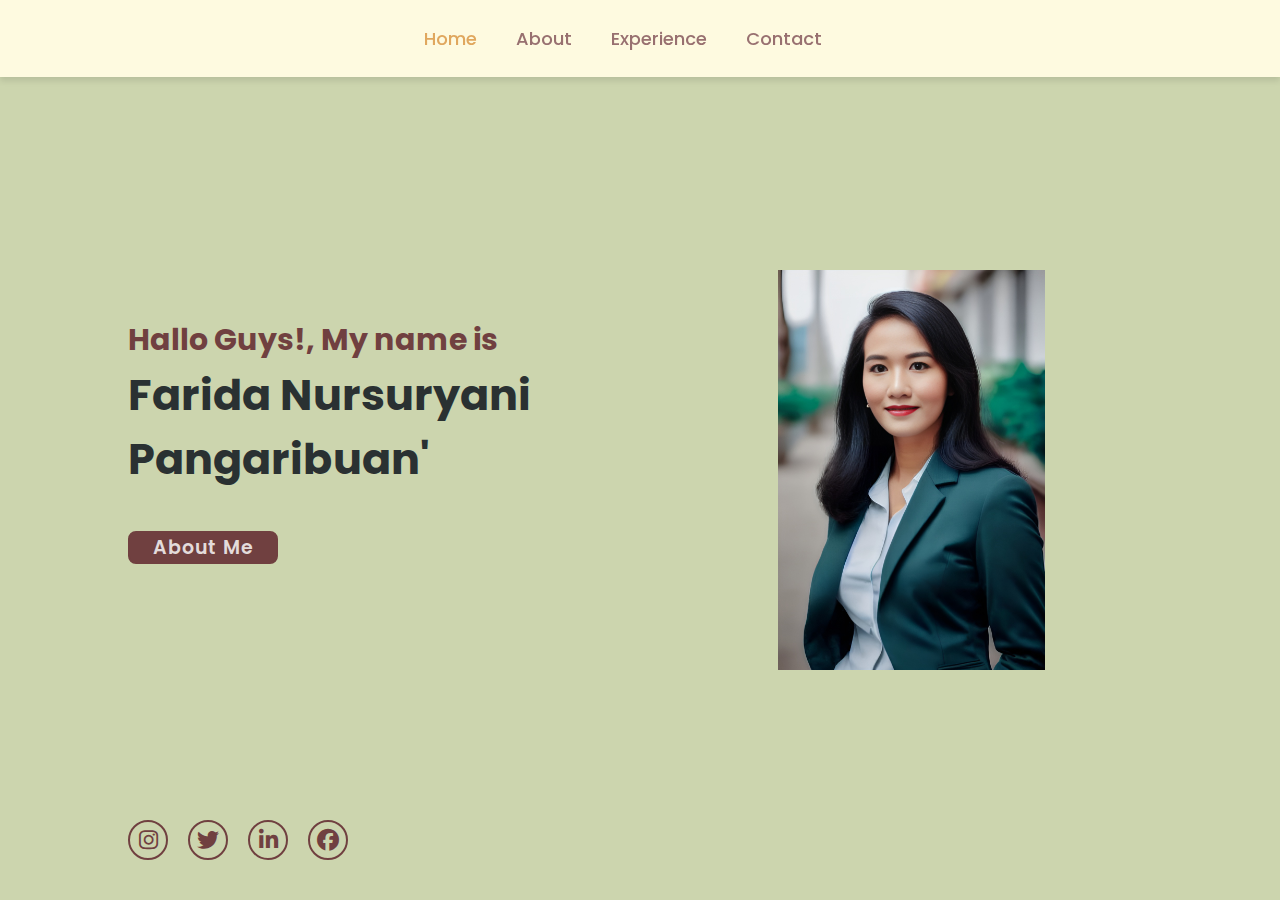
<file: index.html>
<!DOCTYPE html>
<html lang="en">
<head>
    <meta charset="UTF-8">
    <meta name="viewport" content="width=device-width, initial-scale=1.0">
    <title>My Personal Website</title>


    <link rel="stylesheet" href="style.css">


    <link rel="stylesheet" href="https://cdnjs.cloudflare.com/ajax/libs/font-awesome/6.6.0/css/all.min.css">
</head>
<body>
    <header class="header">
        <nav class="navbar">
            <a href="index.html" class="nav-link">Home</a>
            <a href="about.html">About</a>
            <a href="experience.html">Experience</a>
            <a href="contact.html">Contact</a>
        </nav>
   </header>

   <section class="home">
        <div class="home-content">
            <h3>Hallo Guys!, My name is</h3>
            <h1>Farida Nursuryani Pangaribuan'</h1>

            <div class="btn">
                <a href="about.html" class="#">About Me</a>
            </div>
        </div>

        <div class="img-box">
            <img src="Sophisticated Casual - 39 - PORTRAIT.jpg">
        </div>

        <div class="home-icon">
            <a href="#"><i class="fa-brands fa-instagram"></i></a>
            <a href="#"><i class="fa-brands fa-twitter"></i></a>
            <a href="#"><i class="fa-brands fa-linkedin-in"></i></a>
            <a href="#"><i class="fa-brands fa-facebook"></i></a>
        </div>        
   </section>
</body>
</html>
</file>
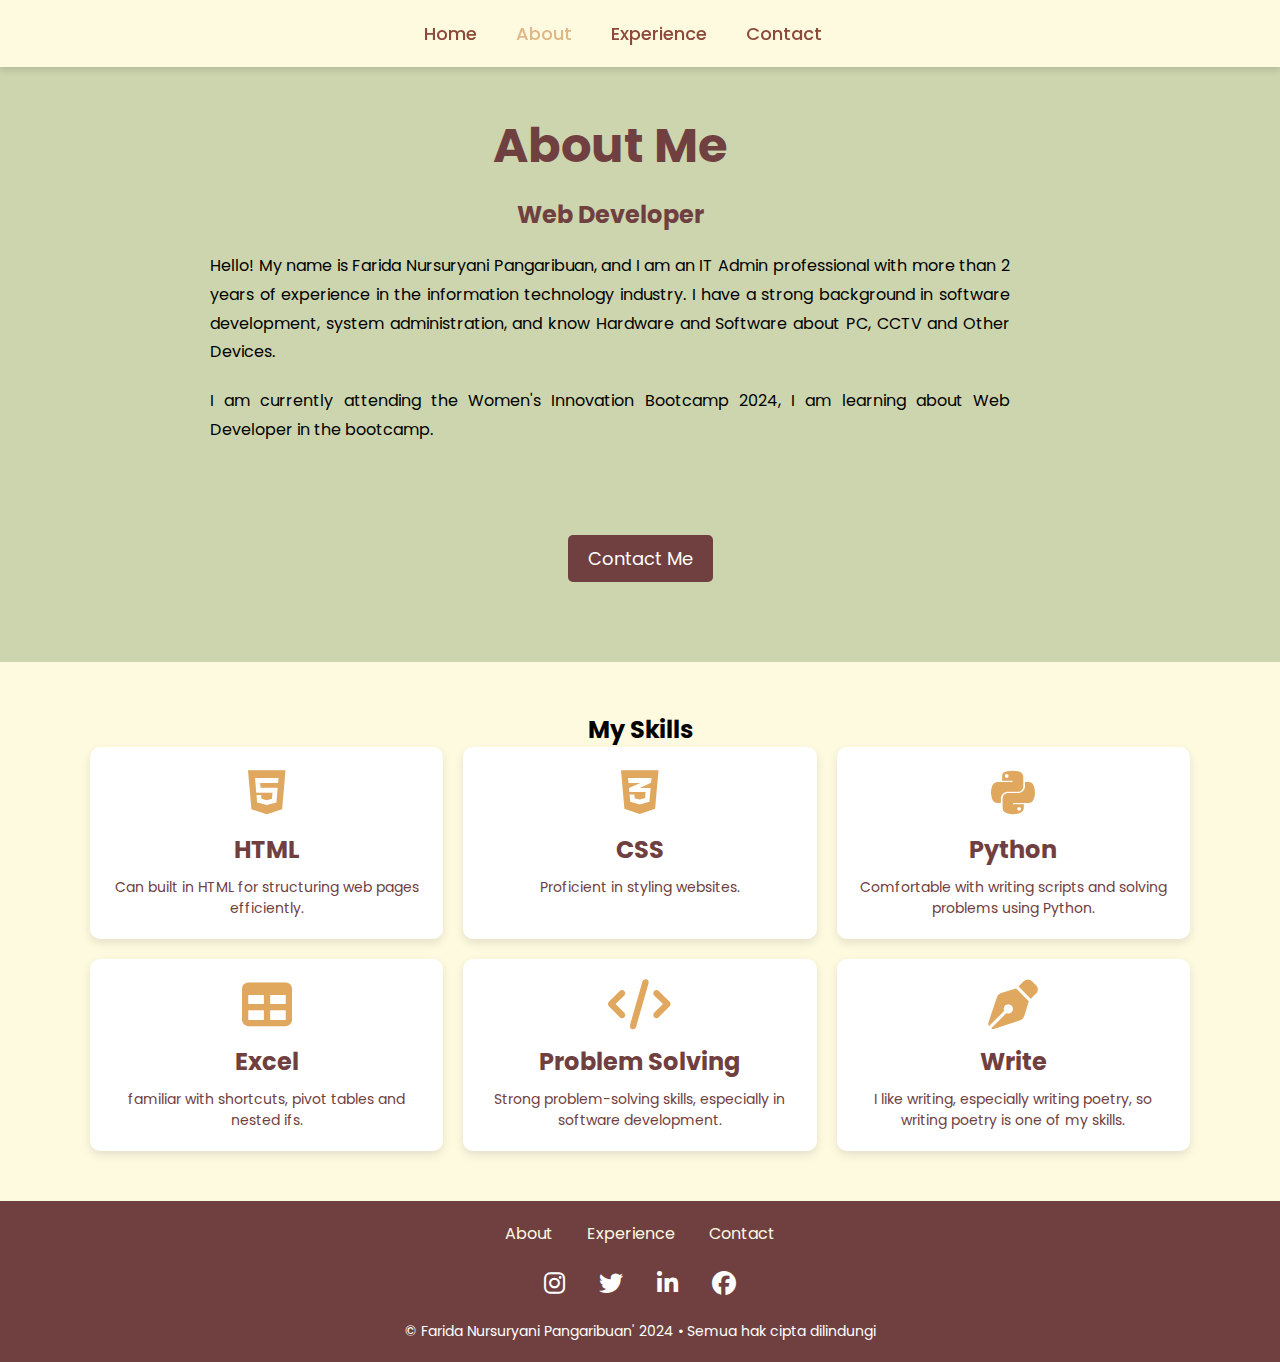
<file: about.html>
<!DOCTYPE html>
<html lang="en">
<head>
    <meta charset="UTF-8">
    <meta name="viewport" content="width=device-width, initial-scale=1.0">
    <title>About</title>

    <!-- file css  -->
    <link rel="stylesheet" href="about.css">

    <!-- cdn font awesome -->
    <link rel="stylesheet" href="https://cdnjs.cloudflare.com/ajax/libs/font-awesome/6.6.0/css/all.min.css">
</head>
<body>
    <header class="header">
        <nav class="navbar">
            <a href="index.html">Home</a>
            <a href="about.html" class="nav-link">About</a>
            <a href="experience.html">Experience</a>
            <a href="contact.html">Contact</a>
        </nav>
   </header>

   <section class="about">
        <div class="about-content">    
           <div class="about-text">
                <h2>About Me</h2>
                <h5>Web Developer</h5>
                <p>Hello! My name is Farida Nursuryani Pangaribuan, and I am an IT Admin professional with more than 2 years of experience in the information technology industry. I have a strong background in software development, system administration, and know Hardware and Software about PC, CCTV and Other Devices.</p>
                <p>I am currently attending the Women's Innovation Bootcamp 2024, I am learning about Web Developer in the bootcamp.
                </p>
           </div>
        </div>

        <div class="contact">
            <a href="contact.html">Contact Me</a>
        </div>
    </section>

    <section class="skills">
        <h2>My Skills</h2>
        <div class="skills-container">
            <div class="skill-card">
                <i class="fa-brands fa-html5"></i>
                <h3>HTML</h3>
                <p>Can built in HTML for structuring web pages efficiently.</p>
            </div>
            <div class="skill-card">
                <i class="fa-brands fa-css3-alt"></i>
                <h3>CSS</h3>
                <p>Proficient in styling websites.</p>
            </div>
            <div class="skill-card">
                <i class="fa-brands fa-python"></i>
                <h3>Python</h3>
                <p>Comfortable with writing scripts and solving problems using Python.</p>
            </div>
            <div class="skill-card">
                <i class="fa-solid fa-table"></i>
                <h3>Excel</h3>
                <p>familiar with shortcuts, pivot tables and nested ifs.</p>
            </div>
            <div class="skill-card">
                <i class="fa-solid fa-code"></i>
                <h3>Problem Solving</h3>
                <p>Strong problem-solving skills, especially in software development.</p>
            </div>
            <div class="skill-card">
                <i class="fa-solid fa-pen-nib"></i>
                <h3>Write</h3>
                <p>I like writing, especially writing poetry, so writing poetry is one of my skills.</p>
            </div>
        </div>
    </section>
    
    <footer>
        <div class="footer-links">
            <a href="about.html">About</a>
            <a href="experience.html">Experience</a>
            <a href="contact.html">Contact</a>
        </div>
        <div class="footer-contact">
            <div class="social-icons">
                <a href="#"><i class="fa-brands fa-instagram"></i></a>
                <a href="#"><i class="fa-brands fa-twitter"></i></a>
                <a href="#"><i class="fa-brands fa-linkedin-in"></i></a>
                <a href="#"><i class="fa-brands fa-facebook"></i></a>
            </div>
        </div>
        <p class="footer-credits">
            &copy; Farida Nursuryani Pangaribuan' 2024 &bull; <a href="#">Semua hak cipta dilindungi</a>
        </p>
    </footer>
    
</body>
</html>
</file>
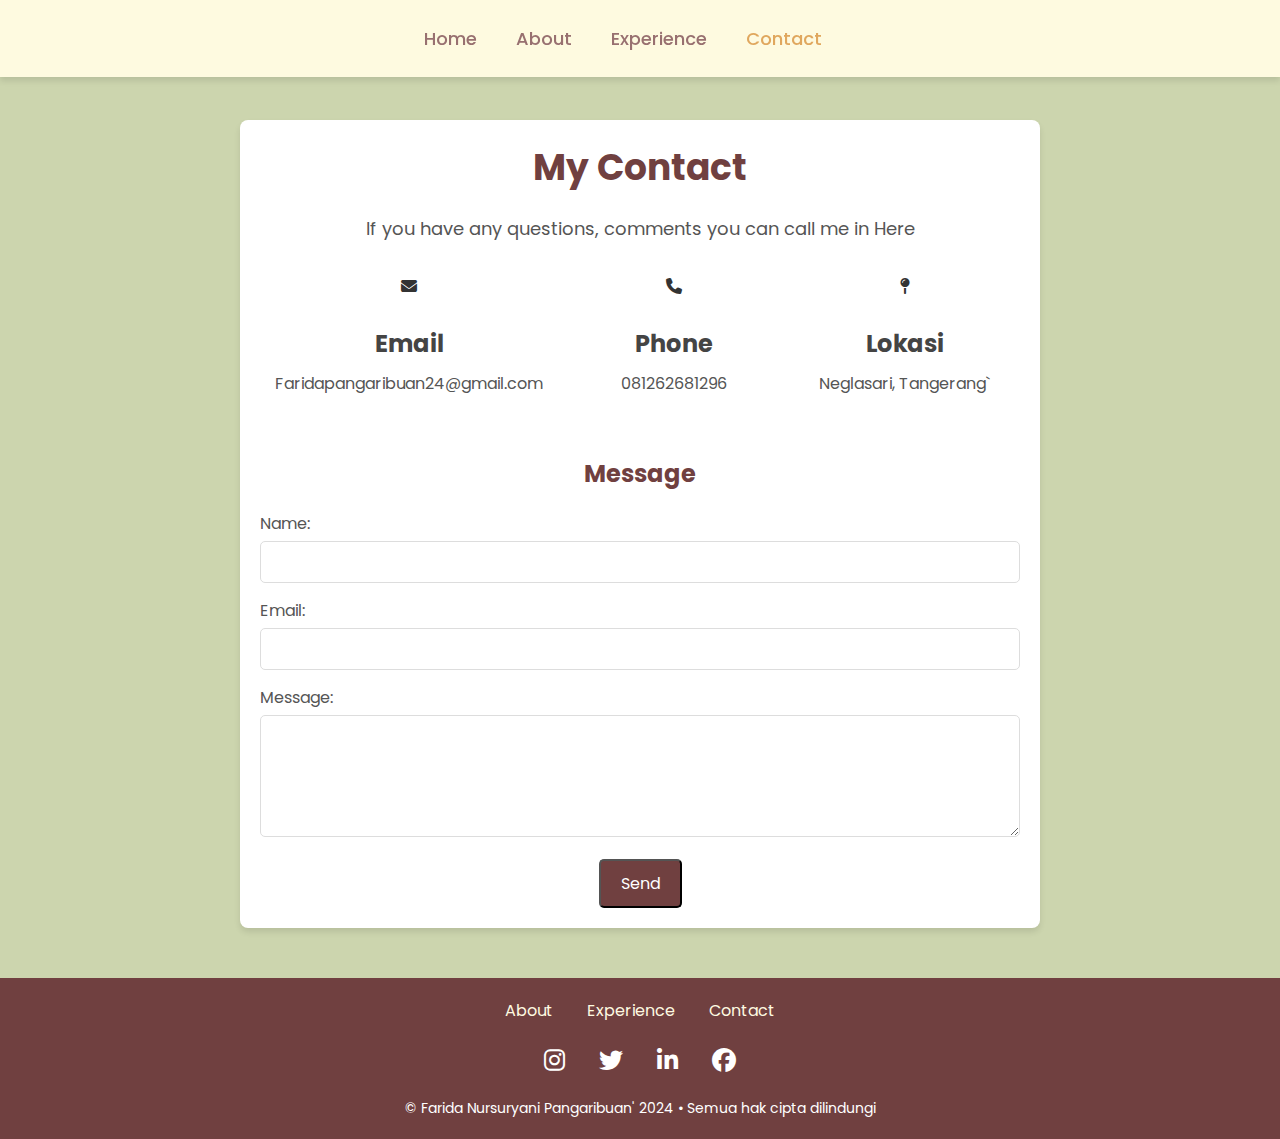
<file: contact.html>
<!DOCTYPE html>
<html lang="en">
<head>
    <meta charset="UTF-8">
    <meta name="viewport" content="width=device-width, initial-scale=1.0">
    <title>Contact Me</title>

    <!-- file CSS -->
    <link rel="stylesheet" href="contact.css">

    <!-- cdn font awesome -->
    <link rel="stylesheet" href="https://cdnjs.cloudflare.com/ajax/libs/font-awesome/6.6.0/css/all.min.css">
</head>
<body>
    <header class="header">
        <nav class="navbar">
            <a href="index.html">Home</a>
            <a href="about.html">About</a>
            <a href="experience.html">Experience</a>
            <a href="contact.html" class="nav-link">Contact</a>
        </nav>
   </header>

   <section class="contact">
        <div class="contact-container">
            <h2>My Contact</h2>
            <p>If you have any questions, comments you can call me in Here</p>

            <div class="contact-info">
                <div class="contact-item">
                    <i class="fa-solid fa-envelope"></i>
                    <h3>Email</h3>
                    <p>Faridapangaribuan24@gmail.com</p>
                </div>
                <div class="contact-item">
                    <i class="fa-solid fa-phone"></i>
                    <h3>Phone</h3>
                    <p>081262681296</p>
                </div>
                <div class="contact-item">
                    <i class="fa-solid fa-map-pin"></i>
                    <h3>Lokasi</h3>
                    <p>Neglasari, Tangerang`</p>
                </div>
            </div>

            <form action="" method="post" class="contact-form">
                <h3>Message</h3>
                <div class="form-group">
                    <label for="name">Name:</label>
                    <input type="text" id="name" name="name" required>
                </div>
                <div class="form-group">
                    <label for="email">Email:</label>
                    <input type="email" id="email" name="email" required>
                </div>
                <div class="form-group">
                    <label for="message">Message:</label>
                    <textarea id="message" name="message" rows="5" required></textarea>
                </div>
                <button type="submit" class="btn">Send</button>
            </form>
        </div>
    </section>


   <footer>
    <div class="footer-links">
        <a href="about.html">About</a>
        <a href="experience.html">Experience</a>
        <a href="contact.html">Contact</a>
    </div>
    <div class="footer-contact">
        <div class="social-icons">
            <a href="#"><i class="fa-brands fa-instagram"></i></a>
            <a href="#"><i class="fa-brands fa-twitter"></i></a>
            <a href="#"><i class="fa-brands fa-linkedin-in"></i></a>
            <a href="#"><i class="fa-brands fa-facebook"></i></a>
        </div>
    </div>
    <p class="footer-credits">
        &copy; Farida Nursuryani Pangaribuan' 2024 &bull; <a href="#">Semua hak cipta dilindungi</a>
    </p>
</footer>
</body>
</html>
</file>
<file: style.css>
@import url('https://fonts.googleapis.com/css2?family=Poppins:ital,wght@0,100;0,200;0,300;0,400;0,500;0,600;0,700;0,800;0,900;1,100;1,200;1,300;1,400;1,500;1,600;1,700;1,800;1,900&display=swap');

* {
    margin: 0;
    padding: 0;
    box-sizing: border-box;
    font-family: "Poppins", sans-serif;
}

body {
    background-color: #CCD5AE;
    color: #2A3132;
}

.header {
    position: fixed;
    top: 0;
    left: 0;
    width: 100%;
    padding: 25px 10%;
    background: #FEFAE0;
    box-shadow: 0 4px 6px rgba(0, 0, 0, 0.1);
    display: flex;
    align-items: center;
    z-index: 100;
}

.navbar  {
    margin: 0 auto;
    padding-bottom: auto;
}

.navbar a {
    font-size: 18px;
    color: #987070;
    text-decoration: none;
    font-weight: 500;
    margin-right: 35px;
    transition: .3s;
}

.navbar a:hover,
.navbar a.nav-link {
    color: #E0A75E;
}

.home {
    height: 100vh;
    display: flex;
    align-items: center;
    padding: 0 10%;
}

.home-content {
    max-width: 650px;
    margin: 20px 0 40px;
}

.home-content h3 {
    font-size: 30px;
    color: #704040;
}

.home-content h1 {
    font-size: 43px;
    font-weight: 700;
    margin: 0 0 40px;
}

.home-content .btn-box {
    display: flex;
    justify-content: space-between;
    width: 345px;
    height: 50px;
}

.btn {
    width: 345px;
    display: flex;
    gap: 2em;
}

.btn a {
    position: relative;
    display: inline-flex;
    justify-content: center;
    align-items: center;
    width: 150px;
    height: 100%;
    background: #704040;
    border: 2px solid #704040;
    border-radius: 8px;
    font-size: 19px;
    color: rgba(255, 255, 255, 0.822);
    text-decoration: none;
    font-weight: 600;
    letter-spacing: 1px;
    z-index: 1;
    overflow: hidden;
}

.btn-box a:nth-child(2) {
    background: transparent;
    color: #704040;
}

.btn-box a::before {
    content: '';
    position: absolute;
    top: 0;
    left: 0;
    width: 0;
    height: 100%;
    background: #E0A75E;
    z-index: -1;
    transition: .3s;
}

.btn-box a:hover::before {
    width: 100%;
}

.home-icon {
    position: absolute;
    display: flex;
    gap: 20px;
    bottom: 40px;
    width: 100%;
}

.home-icon a {
    display: flex;
    justify-content: center;
    align-items: center;
    width: 40px;
    height: 40px;
    background: transparent;
    border: 2px solid #704040;
    border-radius: 50%;
    font-size: 22px;
    color: #704040;
    text-decoration: none;
}

.img-box {
    position: relative;
    display: flex;
    float:none;
    height: 25rem;
    margin-top: 40px;

.img-box img {
    border-radius: 100%
}
</file>
<file: about.css>
@import url('https://fonts.googleapis.com/css2?family=Poppins:ital,wght@0,100;0,200;0,300;0,400;0,500;0,600;0,700;0,800;0,900&display=swap');

* {
    margin: 0;
    padding: 0;
    box-sizing: border-box;
    font-family: "Poppins", sans-serif;
}

body {
    background-color: #CCD5AE;
    color: black;
}

.header {
    position: fixed;
    top: 0;
    left: 0;
    width: 100%;
    padding: 20px 10%;
    background: #FEFAE0;
    box-shadow: 0 4px 6px rgba(0, 0, 0, 0.1);
    display: flex;
    align-items: center;
    z-index: 100;
}

.navbar  {
    margin: 0 auto;
}

.navbar a {
    font-size: 18px;
    color: #8D493A;
    text-decoration: none;
    font-weight: 500;
    margin-right: 35px;
    transition: .3s;
}

.navbar a:hover,
.navbar a.nav-link {
    color: burlywood;
}

.about {
    width: 100%;
    padding: 80px 0;
    display: flex;
    justify-content: center;
    align-items: center;
    flex-direction: column;
}

.about-content {
    width: 100%;
    margin-left: auto;
    max-width: 1100px;
    display: flex;
    align-items: center;
    justify-content: space-between;
    padding: 30px;
}

.about-text {
    width: 800px;
    text-align: center;
}

.about-text h2 {
    color: #704040;
    font-size: 48px;
    margin-bottom: 15px;
}

.about-text h5 {
    color: #704040;
    font-size: 24px;
    margin-bottom: 20px;
    text-transform: capitalize;
}

.about-text p {
    font-size: 16px;
    line-height: 1.8;
    margin-bottom: 20px;
    text-align: justify;
    margin-left: auto;
    margin-right: auto;
}

.contact {
    margin-top: 40px;
    display: flex;
    justify-content: center;
    gap: 20px;
}

.contact a {
    display: inline-block;
    padding: 10px 20px;
    font-size: 18px;
    text-decoration: none;
    color: #fff;
    background-color: #704040;
    border-radius: 5px;
    transition: background-color 0.3s;
}

.contact a:hover {
    background-color: #704040;
}

.skills {
    padding: 50px 0;
    background-color: #FEFAE0;
    text-align: center;
}

.skills-section h2 {
    font-size: 36px;
    color: #704040;
    margin-bottom: 40px;
    font-weight: 700;
}

.skills-container {
    display: grid;
    grid-template-columns: repeat(3, 1fr);
    gap: 20px;
    max-width: 1100px;
    margin: 0 auto;
}

.skill-card {
    background-color: #FFFFFF;
    border-radius: 10px;
    padding: 20px;
    box-shadow: 0 4px 10px rgba(0, 0, 0, 0.1);
    transition: transform 0.3s ease;
    text-align: center;
}

.skill-card:hover {
    transform: scale(1.05);
}

.skill-card i {
    font-size: 50px;
    color: #E0A75E;
    margin-bottom: 15px;
}

.skill-card h3 {
    font-size: 24px;
    color: #704040;
    margin-bottom: 10px;
}

.skill-card p {
    font-size: 14px;
    color: #704040;
    line-height: 1.5;
}

footer {
    background-color: #704040;
    color: #fff;
    padding: 20px;
    text-align: center;
}

.footer-links {
    margin-bottom: 20px;
}

.footer-links a {
    color: #FEFAE0;
    margin: 0 15px;
    text-decoration: none;
}

.footer-links a:hover {
    text-decoration: underline;
}

.social-icons a {
    margin: 0 15px;
    color: #fff;
    font-size: 24px;
}

.footer-credits {
    margin-top: 20px;
    font-size: 14px;
}

.footer-credits a {
    color: #fff;
    text-decoration: none;
}
</file>
<file: contact.css>
@import url('https://fonts.googleapis.com/css2?family=Poppins:ital,wght@0,100;0,200;0,300;0,400;0,500;0,600;0,700;0,800;0,900;1,100;1,200;1,300;1,400;1,500;1,600;1,700;1,800;1,900&display=swap');

* {
    margin: 0;
    padding: 0;
    box-sizing: border-box;
    font-family: "Poppins", sans-serif;
}

body {
    background-color: #CCD5AE;
    color: #987070;
}

.header {
    position: fixed;
    top: 0;
    left: 0;
    width: 100%;
    padding: 25px 10%;
    background: #FEFAE0;
    box-shadow: 0 4px 6px rgba(0, 0, 0, 0.1);
    display: flex;
    align-items: center;
    z-index: 100;
}

.navbar  {
    margin: 0 auto;
    padding-bottom: auto;
}

.navbar a {
    font-size: 18px;
    color: #987070;
    text-decoration: none;
    font-weight: 500;
    margin-right: 35px;
    transition: .3s;
}

.navbar a:hover,
.navbar a.nav-link {
    color: #E0A75E;
}

.contact {
    padding: 50px 0;
    margin-top: 70px;
    color: #333;
    text-align: center;
}

.contact-container {
    max-width: 800px;
    margin: 0 auto;
    padding: 20px;
    background-color: #fff;
    border-radius: 8px;
    box-shadow: 0 4px 6px rgba(0, 0, 0, 0.1);
}

.contact h2 {
    font-size: 36px;
    color: #704040;
    margin-bottom: 20px;
}

.contact p {
    font-size: 18px;
    color: #555;
    margin-bottom: 30px;
    line-height: 1.6;
}

.contact-info {
    display: flex;
    justify-content: space-around;
    margin-bottom: 30px;
}

.contact-item {
    flex: 1;
    margin: 0 15px;
}

.contact-item i{
    width: 48px;
    height: 48px;
}

.contact-item h3 {
    font-size: 24px;
    color: #444;
    margin-bottom: 10px;
}

.contact-item p {
    font-size: 16px;
    color: #555;
}

.contact-form {
    margin-top: 20px;
}

.contact-form h3 {
    font-size: 24px;
    color: #704040;
    margin-bottom: 20px;
}

.form-group {
    margin-bottom: 15px;
    text-align: left;
}

.form-group label {
    display: block;
    font-size: 16px;
    color: #555;
    margin-bottom: 5px;
}

.form-group input,
.form-group textarea {
    width: 100%;
    padding: 10px;
    border: 1px solid #ddd;
    border-radius: 5px;
}

.form-group textarea {
    resize: vertical;
}

.btn {
    display: inline-block;
    padding: 10px 20px;
    background-color: #704040;
    color: white;
    border-radius: 5px;
    text-decoration: none;
    font-size: 16px;
    transition: background-color 0.3s;
}

.btn:hover {
    background-color: #E0A75E;
}

footer {
    background-color: #704040;
    color: #fff;
    padding: 20px;
    text-align: center;
}

.footer-links {
    margin-bottom: 20px;
}

.footer-links a {
    color: #FEFAE0;
    margin: 0 15px;
    text-decoration: none;
}

.footer-links a:hover {
    text-decoration: underline;
}

.social-icons a {
    margin: 0 15px;
    color: #fff;
    font-size: 24px;
}

.footer-credits {
    margin-top: 20px;
    font-size: 14px;
}

.footer-credits a {
    color: #fff;
    text-decoration: none;
}
</file>
